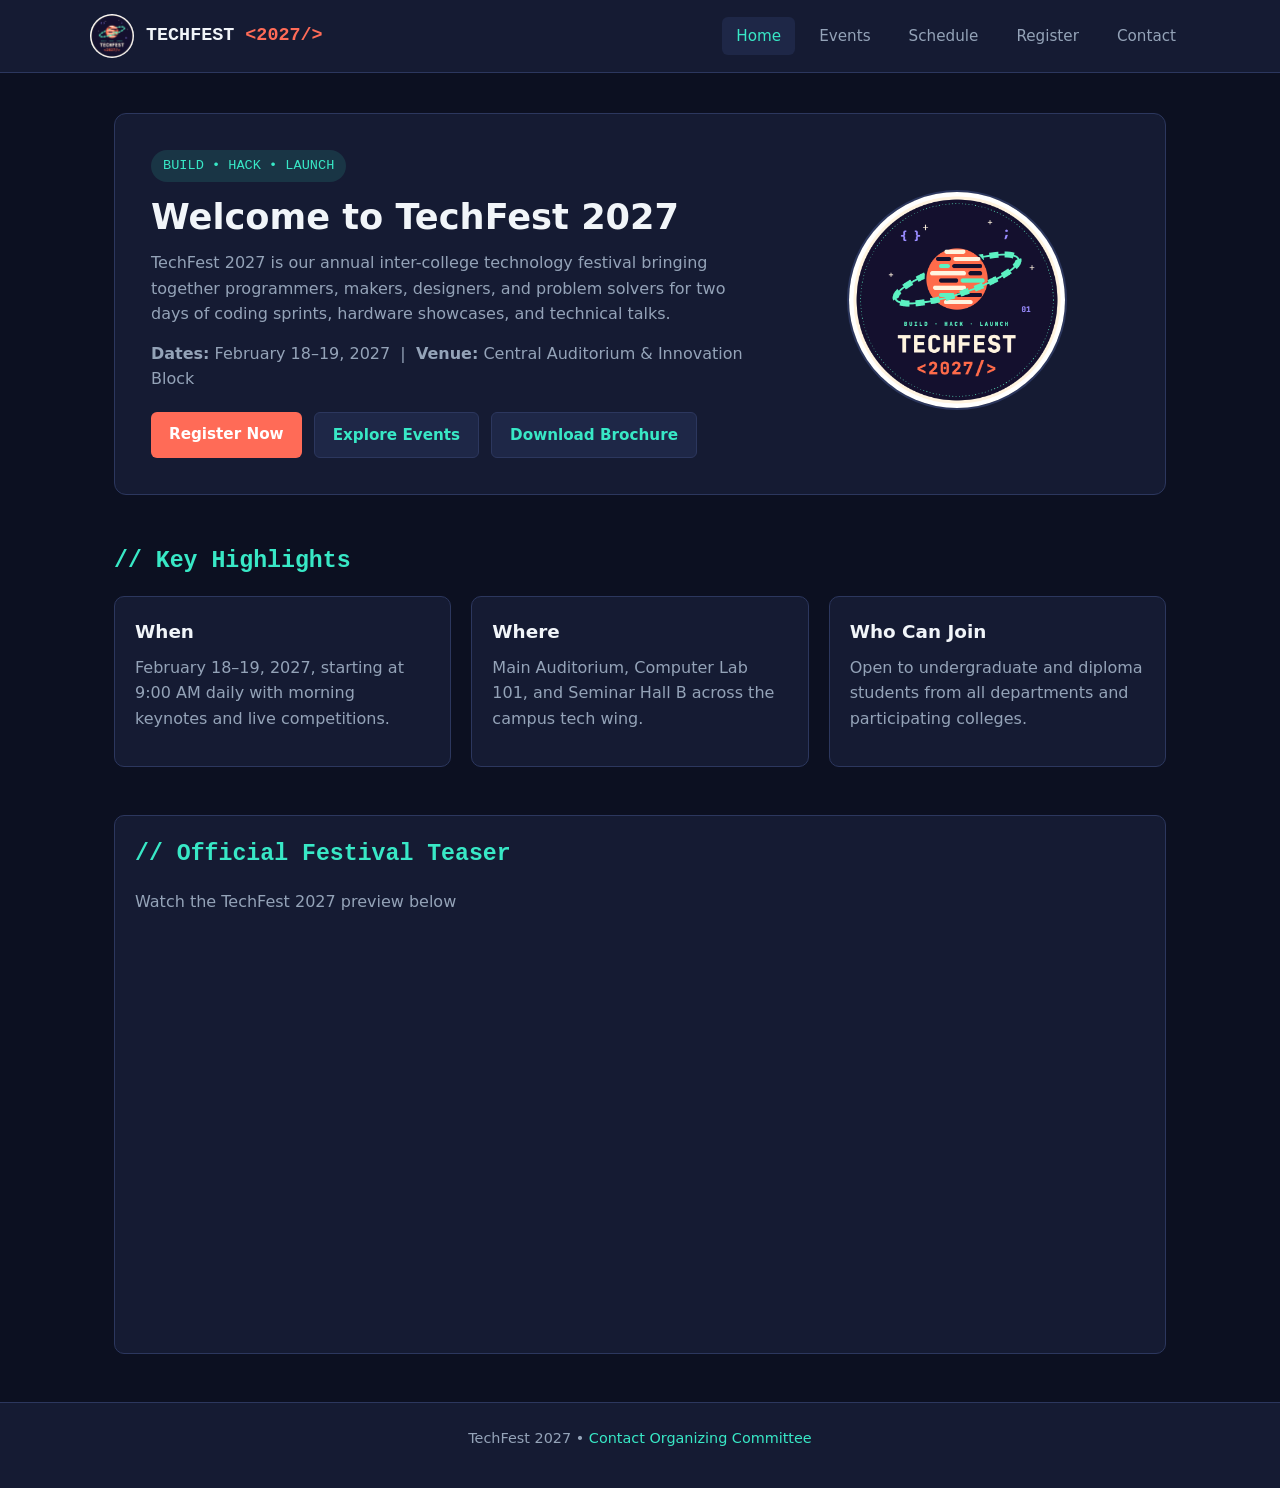
<file: index.HTML>
<!DOCTYPE html>
<html lang="en">
<head>
  <meta charset="UTF-8">
  <meta name="viewport" content="width=device-width, initial-scale=1.0">
  <title>TechFest 2027 | Home</title>
  <link rel="stylesheet" href="index.css">
</head>
<body>
  <header>
    <div class="nav-container">
      <a href="index.html" class="brand">
        <img src="TechFest 2027 logo.png" alt="TechFest 2027 Logo">
        <span class="brand-text">TECHFEST <span><2027/></span></span>
      </a>
      <nav aria-label="Main Navigation">
        <a href="index.html" class="active">Home</a>
        <a href="events.html">Events</a>
        <a href="schedule.html">Schedule</a>
        <a href="register.html">Register</a>
        <a href="contact.html">Contact</a>
      </nav>
    </div>
  </header>

  <main>
    <section class="hero">
      <div class="hero-text">
        <span class="badge">BUILD • HACK • LAUNCH</span>
        <h1>Welcome to TechFest 2027</h1>
        <p>
          TechFest 2027 is our annual inter-college technology festival bringing together programmers,
          makers, designers, and problem solvers for two days of coding sprints, hardware showcases,
          and technical talks.
        </p>
        <p><strong>Dates:</strong> February 18–19, 2027  |  <strong>Venue:</strong> Central Auditorium & Innovation Block</p>
        <div class="btn-group">
          <a href="register.html" class="btn btn-primary">Register Now</a>
          <a href="events.html" class="btn btn-secondary">Explore Events</a>
          <a href="TechFest-2027-Brochure.pdf" download class="btn btn-secondary">Download Brochure</a>
        </div>
      </div>

      <div class="hero-logo-box">
        <img src="TechFest 2027 logo.png" alt="TechFest 2027 Official Emblem">
      </div>
    </section>

    <section>
      <h2>// Key Highlights</h2>
      <div class="grid">
        <article class="card">
          <h3>When</h3>
          <p>February 18–19, 2027, starting at 9:00 AM daily with morning keynotes and live competitions.</p>
        </article>
        <article class="card">
          <h3>Where</h3>
          <p>Main Auditorium, Computer Lab 101, and Seminar Hall B across the campus tech wing.</p>
        </article>
        <article class="card">
          <h3>Who Can Join</h3>
          <p>Open to undergraduate and diploma students from all departments and participating colleges.</p>
        </article>
      </div>
    </section>

    <section class="media-box">
      <h2>// Official Festival Teaser</h2>
      <p>Watch the TechFest 2027 preview below</p>
      <iframe
        class="video-frame"
        src="https://www.youtube.com/embed/Mv0YNWCrhVQ"
        title="TechFest 2027 Official Teaser"
        allowfullscreen>
      </iframe>
    </section>
  </main>

  <footer>
    <p>TechFest 2027 • <a href="contact.html">Contact Organizing Committee</a></p>
  </footer>
</body>
</html>
</file>
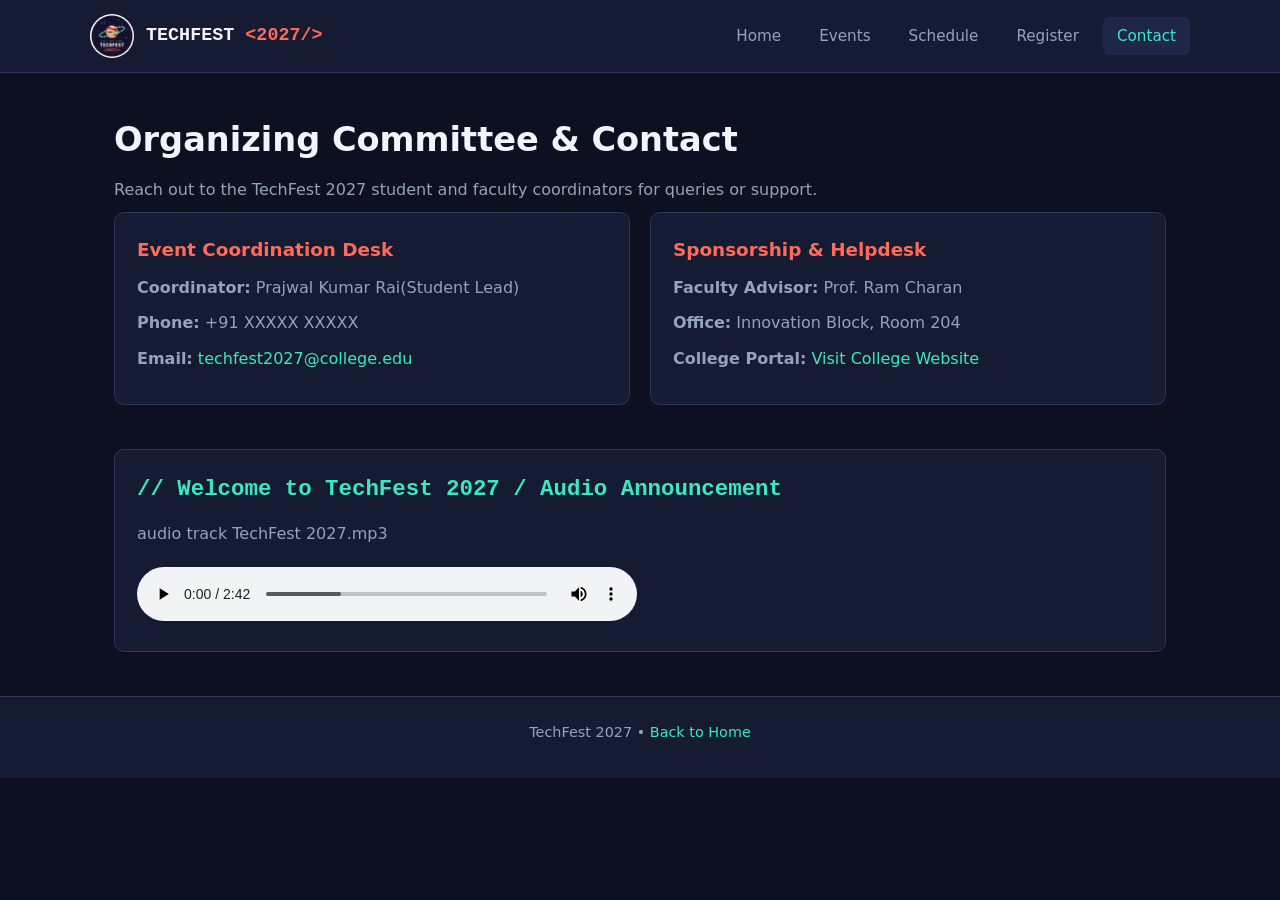
<file: contact.HTML>
<!DOCTYPE html>
<html lang="en">
<head>
  <meta charset="UTF-8">
  <meta name="viewport" content="width=device-width, initial-scale=1.0">
  <title>TechFest 2027 | Contact</title>
  <link rel="stylesheet" href="contact.css">
</head>
<body>
  <header>
    <div class="nav-container">
      <a href="index.html" class="brand">
        <img src="TechFest 2027 logo.png" alt="TechFest 2027 Logo">
        <span class="brand-text">TECHFEST <span><2027/></span>
      </a>
      <nav aria-label="Main Navigation">
        <a href="index.html">Home</a>
        <a href="events.html">Events</a>
        <a href="schedule.html">Schedule</a>
        <a href="register.html">Register</a>
        <a href="contact.html" class="active">Contact</a>
      </nav>
    </div>
  </header>

  <main>
    <section>
      <h1>Organizing Committee & Contact</h1>
      <p>Reach out to the TechFest 2027 student and faculty coordinators for queries or support.</p>

      <div class="grid">
        <article class="card">
          <h3>Event Coordination Desk</h3>
          <p><strong>Coordinator:</strong> Prajwal Kumar Rai(Student Lead)</p>
          <p><strong>Phone:</strong> +91 XXXXX XXXXX</p>
          <p><strong>Email:</strong> <a href="mailto:techfest2027@college.edu">techfest2027@college.edu</a></p>
        </article>

        <article class="card">
          <h3>Sponsorship & Helpdesk</h3>
          <p><strong>Faculty Advisor:</strong> Prof. Ram Charan</p>
          <p><strong>Office:</strong> Innovation Block, Room 204</p>
          <p><strong>College Portal:</strong> <a href="https://example.edu" target="_blank" rel="noopener">Visit College Website</a></p>
        </article>
      </div>
    </section>

    <section class="media-box">
      <h2>// Welcome to TechFest 2027 / Audio Announcement</h2>
      <p>audio track TechFest 2027.mp3</p>
      <audio controls>
        <source src="TechFest 2027.mp3" type="audio/mpeg">
      </audio>
    </section>
  </main>

  <footer>
    <p>TechFest 2027 • <a href="index.html">Back to Home</a></p>
  </footer>
</body>
</html>
</file>
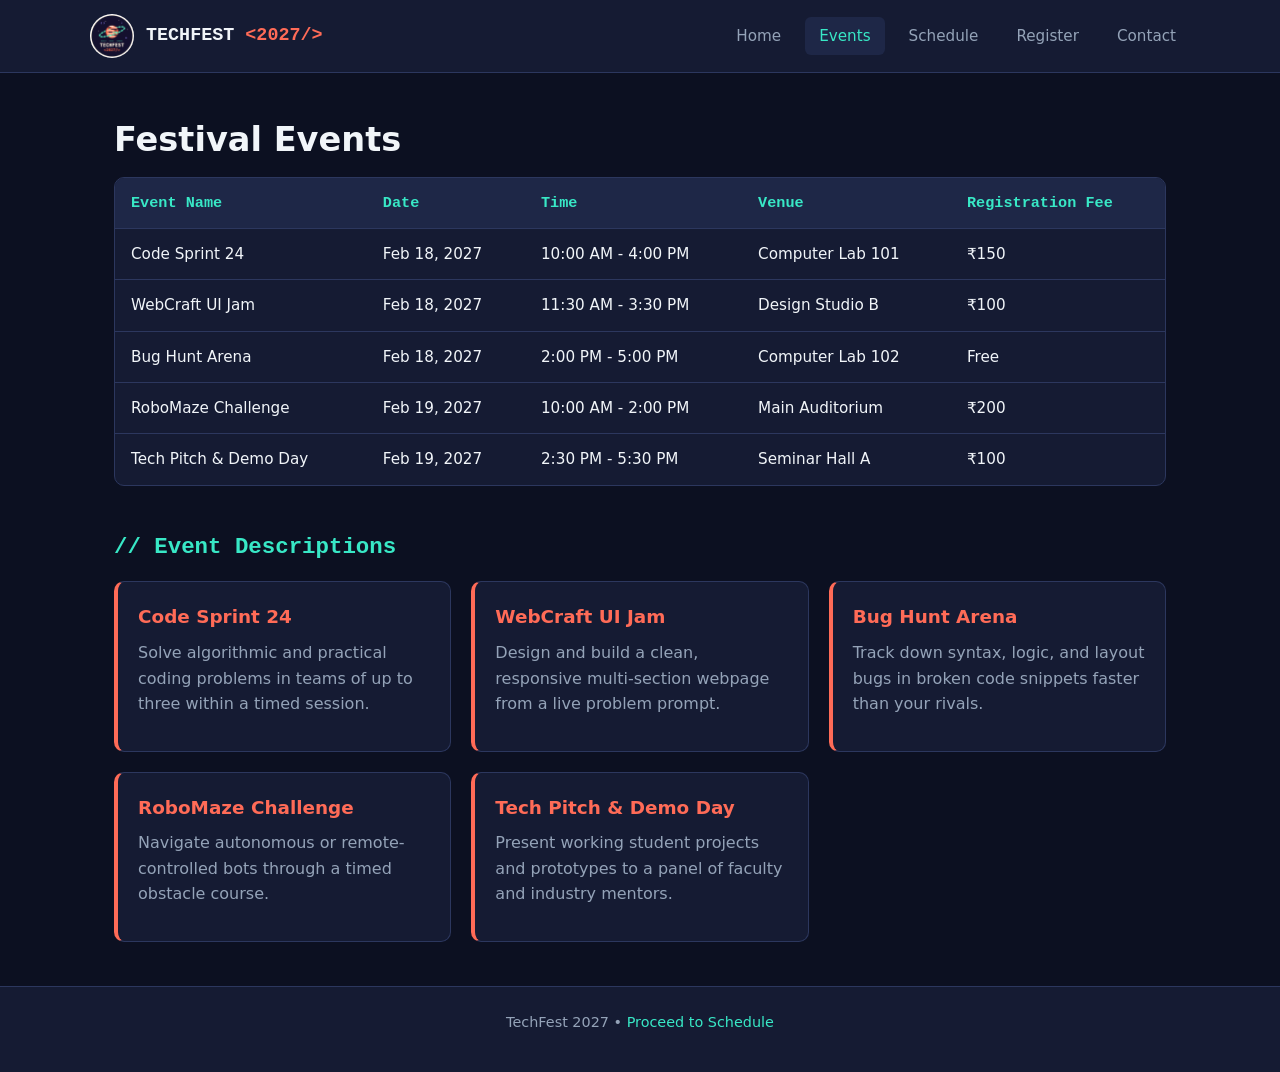
<file: events.HTML>
<!DOCTYPE html>
<html lang="en">
<head>
  <meta charset="UTF-8">
  <meta name="viewport" content="width=device-width, initial-scale=1.0">
  <title>TechFest 2027 | Events</title>
  <link rel="stylesheet" href="events.css">
</head>
<body>
  <header>
    <div class="nav-container">
      <a href="index.html" class="brand">
        <img src="TechFest 2027 logo.png" alt="TechFest 2027 Logo">
        <span class="brand-text">TECHFEST <span><2027/></span></span>
      </a>
      <nav aria-label="Main Navigation">
        <a href="index.html">Home</a>
        <a href="events.html" class="active">Events</a>
        <a href="schedule.html">Schedule</a>
        <a href="register.html">Register</a>
        <a href="contact.html">Contact</a>
      </nav>
    </div>
  </header>

  <main>
    <section>
      <h1>Festival Events</h1>
      <div class="table-wrap">
        <table>
          <thead>
            <tr>
              <th>Event Name</th>
              <th>Date</th>
              <th>Time</th>
              <th>Venue</th>
              <th>Registration Fee</th>
            </tr>
          </thead>
          <tbody>
            <tr>
              <td>Code Sprint 24</td>
              <td>Feb 18, 2027</td>
              <td>10:00 AM - 4:00 PM</td>
              <td>Computer Lab 101</td>
              <td>₹150</td>
            </tr>
            <tr>
              <td>WebCraft UI Jam</td>
              <td>Feb 18, 2027</td>
              <td>11:30 AM - 3:30 PM</td>
              <td>Design Studio B</td>
              <td>₹100</td>
            </tr>
            <tr>
              <td>Bug Hunt Arena</td>
              <td>Feb 18, 2027</td>
              <td>2:00 PM - 5:00 PM</td>
              <td>Computer Lab 102</td>
              <td>Free</td>
            </tr>
            <tr>
              <td>RoboMaze Challenge</td>
              <td>Feb 19, 2027</td>
              <td>10:00 AM - 2:00 PM</td>
              <td>Main Auditorium</td>
              <td>₹200</td>
            </tr>
            <tr>
              <td>Tech Pitch & Demo Day</td>
              <td>Feb 19, 2027</td>
              <td>2:30 PM - 5:30 PM</td>
              <td>Seminar Hall A</td>
              <td>₹100</td>
            </tr>
          </tbody>
        </table>
      </div>
    </section>

    <section>
      <h2>// Event Descriptions</h2>
      <div class="grid">
        <article class="card">
          <h3>Code Sprint 24</h3>
          <p>Solve algorithmic and practical coding problems in teams of up to three within a timed session.</p>
        </article>
        <article class="card">
          <h3>WebCraft UI Jam</h3>
          <p>Design and build a clean, responsive multi-section webpage from a live problem prompt.</p>
        </article>
        <article class="card">
          <h3>Bug Hunt Arena</h3>
          <p>Track down syntax, logic, and layout bugs in broken code snippets faster than your rivals.</p>
        </article>
        <article class="card">
          <h3>RoboMaze Challenge</h3>
          <p>Navigate autonomous or remote-controlled bots through a timed obstacle course.</p>
        </article>
        <article class="card">
          <h3>Tech Pitch & Demo Day</h3>
          <p>Present working student projects and prototypes to a panel of faculty and industry mentors.</p>
        </article>
      </div>
    </section>
  </main>

  <footer>
    <p>TechFest 2027 • <a href="schedule.HTML">Proceed to Schedule</a></p>
  </footer>
</body>
</html>
</file>
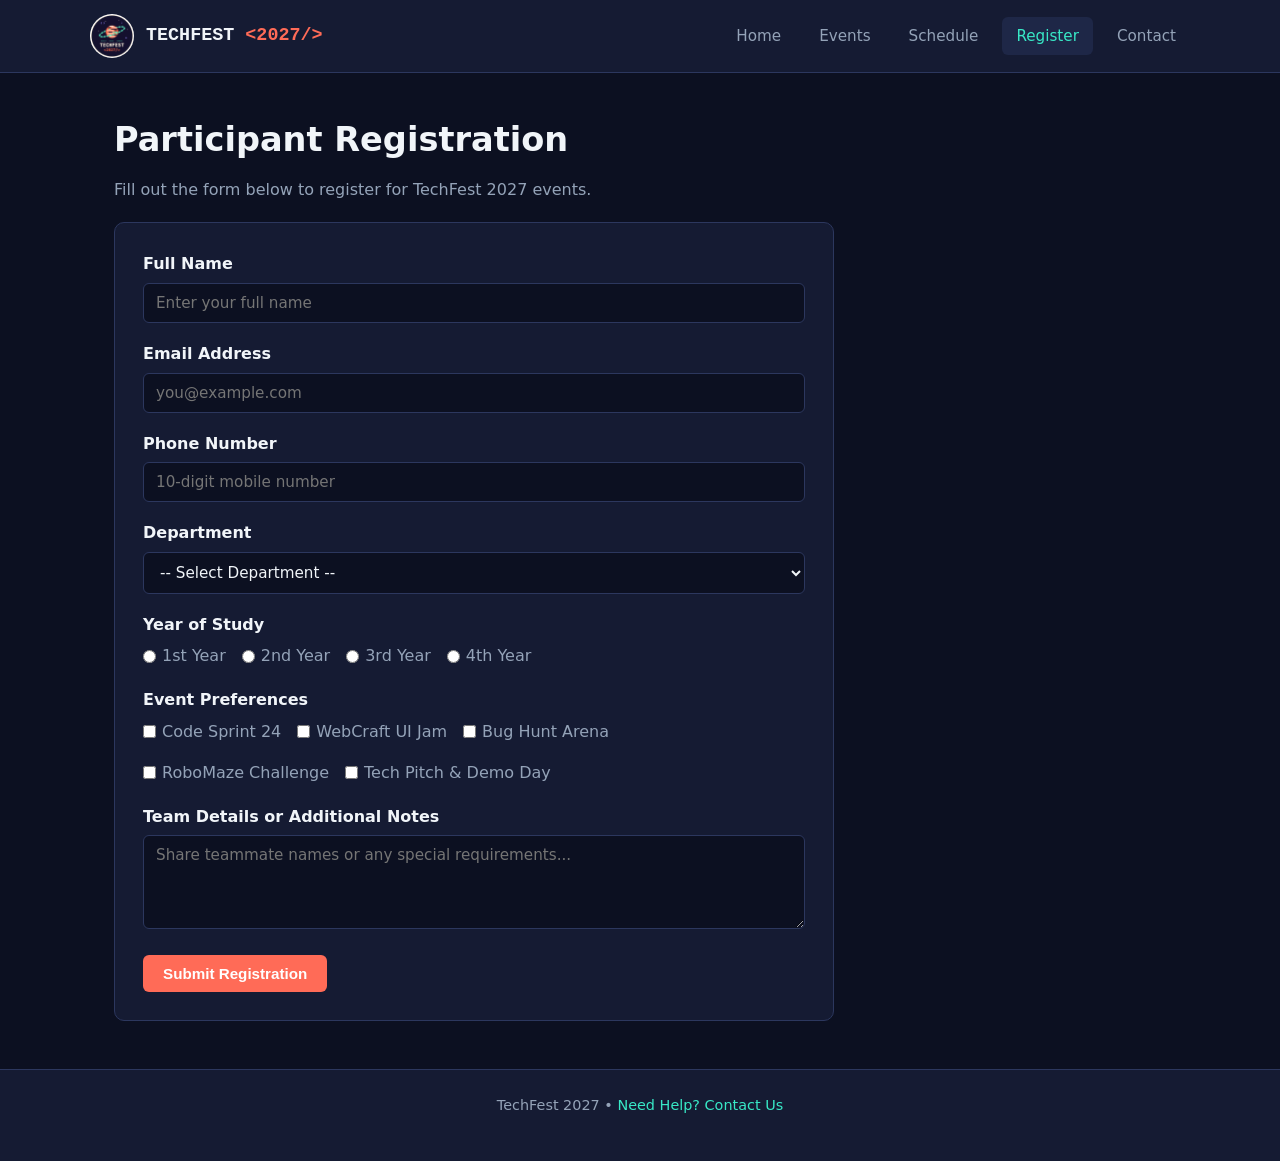
<file: register.HTML>
<!DOCTYPE html>
<html lang="en">
<head>
  <meta charset="UTF-8">
  <meta name="viewport" content="width=device-width, initial-scale=1.0">
  <title>TechFest 2027 | Register</title>
  <link rel="stylesheet" href="register.css">
</head>
<body>
  <header>
    <div class="nav-container">
      <a href="index.html" class="brand">
        <img src="TechFest 2027 logo.png" alt="TechFest 2027 Logo">
        <span class="brand-text">TECHFEST <span><2027/></span></span>
      </a>
      <nav aria-label="Main Navigation">
        <a href="index.html">Home</a>
        <a href="events.html">Events</a>
        <a href="schedule.html">Schedule</a>
        <a href="register.html" class="active">Register</a>
        <a href="contact.html">Contact</a>
      </nav>
    </div>
  </header>

  <main>
    <section>
      <h1>Participant Registration</h1>
      <p>Fill out the form below to register for TechFest 2027 events.</p>

      <form action="#" method="post">
        <div class="form-group">
          <label class="field-label" for="fullname">Full Name</label>
          <input type="text" id="fullname" name="fullname" placeholder="Enter your full name" required>
        </div>

        <div class="form-group">
          <label class="field-label" for="email">Email Address</label>
          <input type="email" id="email" name="email" placeholder="you@example.com" required>
        </div>

        <div class="form-group">
          <label class="field-label" for="phone">Phone Number</label>
          <input type="tel" id="phone" name="phone" placeholder="10-digit mobile number" required>
        </div>

        <div class="form-group">
          <label class="field-label" for="department">Department</label>
          <select id="department" name="department" required>
            <option value="">-- Select Department --</option>
            <option value="cse">Computer Science & Engineering</option>
            <option value="aiml">AI & Machine Learning</option>
            <option value="ece">Electronics & Communication</option>
            <option value="me">Mechanical Engineering</option>
            <option value="other">Other</option>
          </select>
        </div>

        <div class="form-group">
          <span class="field-label">Year of Study</span>
          <div class="option-list">
            <label><input type="radio" name="year" value="1st" required> 1st Year</label>
            <label><input type="radio" name="year" value="2nd"> 2nd Year</label>
            <label><input type="radio" name="year" value="3rd"> 3rd Year</label>
            <label><input type="radio" name="year" value="4th"> 4th Year</label>
          </div>
        </div>

        <div class="form-group">
          <span class="field-label">Event Preferences</span>
          <div class="option-list">
            <label><input type="checkbox" name="events" value="code-sprint"> Code Sprint 24</label>
            <label><input type="checkbox" name="events" value="webcraft"> WebCraft UI Jam</label>
            <label><input type="checkbox" name="events" value="bug-hunt"> Bug Hunt Arena</label>
            <label><input type="checkbox" name="events" value="robomaze"> RoboMaze Challenge</label>
            <label><input type="checkbox" name="events" value="tech-pitch"> Tech Pitch & Demo Day</label>
          </div>
        </div>

        <div class="form-group">
          <label class="field-label" for="notes">Team Details or Additional Notes</label>
          <textarea id="notes" name="notes" rows="4" placeholder="Share teammate names or any special requirements..."></textarea>
        </div>

        <button type="submit" class="btn btn-primary">Submit Registration</button>
      </form>
    </section>
  </main>

  <footer>
    <p>TechFest 2027 • <a href="contact.html">Need Help? Contact Us</a></p>
  </footer>
</body>
</html>
</file>
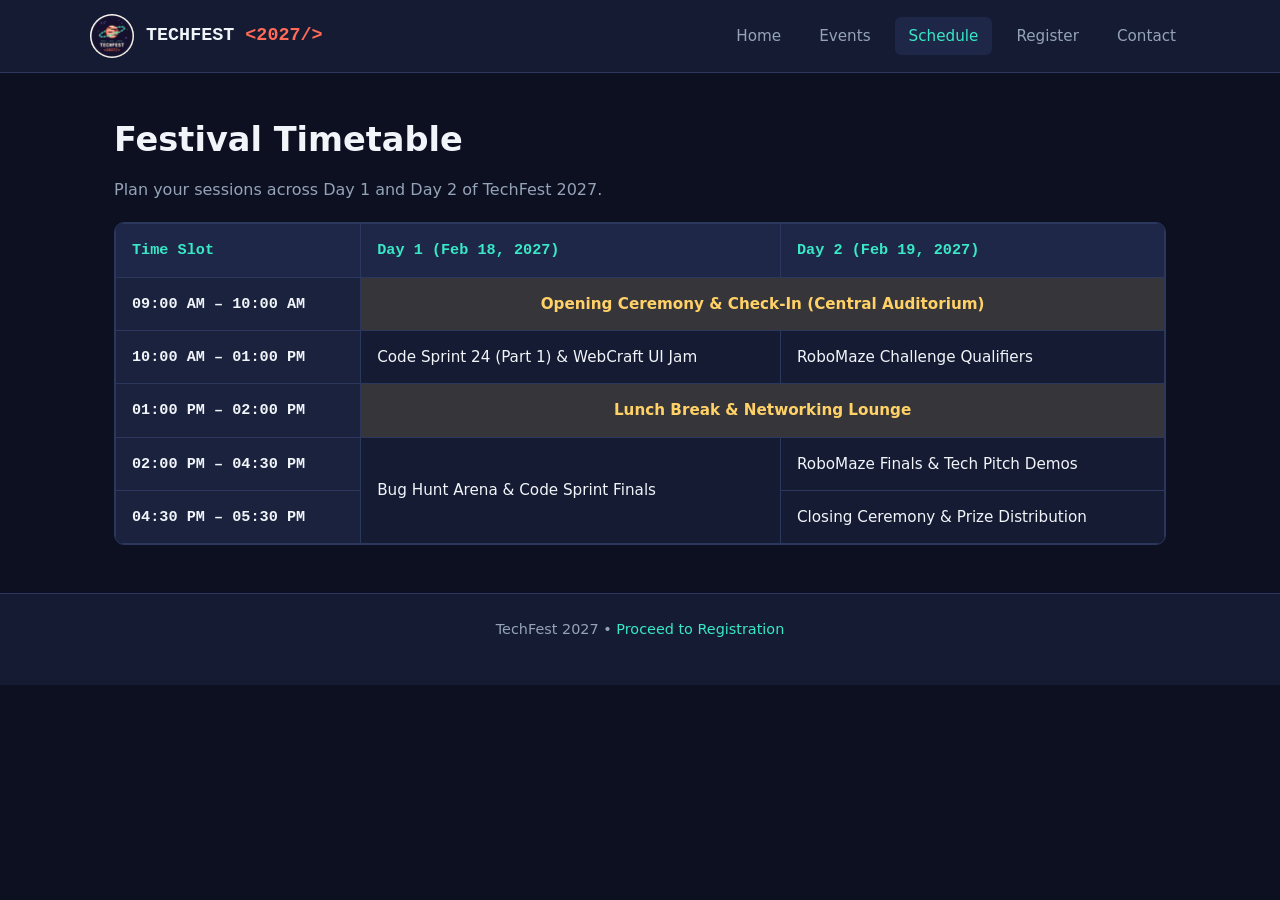
<file: schedule.HTML>
<!DOCTYPE html>
<html lang="en">
<head>
  <meta charset="UTF-8">
  <meta name="viewport" content="width=device-width, initial-scale=1.0">
  <title>TechFest 2027 | Schedule</title>
  <link rel="stylesheet" href="schedule.css">
</head>
<body>
  <header>
    <div class="nav-container">
      <a href="index.html" class="brand">
        <img src="TechFest 2027 logo.png" alt="TechFest 2027 Logo">
        <span class="brand-text">TECHFEST <span><2027/></span></span>
      </a>
      <nav aria-label="Main Navigation">
        <a href="index.html">Home</a>
        <a href="events.html">Events</a>
        <a href="schedule.html" class="active">Schedule</a>
        <a href="register.html">Register</a>
        <a href="contact.html">Contact</a>
      </nav>
    </div>
  </header>

  <main>
    <section>
      <h1>Festival Timetable</h1>
      <p>Plan your sessions across Day 1 and Day 2 of TechFest 2027.</p>

      <div class="table-wrap">
        <table>
          <thead>
            <tr>
              <th>Time Slot</th>
              <th>Day 1 (Feb 18, 2027)</th>
              <th>Day 2 (Feb 19, 2027)</th>
            </tr>
          </thead>
          <tbody>
            <tr>
              <th>09:00 AM – 10:00 AM</th>
              <td colspan="2" class="break-cell">Opening Ceremony & Check-In (Central Auditorium)</td>
            </tr>
            <tr>
              <th>10:00 AM – 01:00 PM</th>
              <td>Code Sprint 24 (Part 1) & WebCraft UI Jam</td>
              <td>RoboMaze Challenge Qualifiers</td>
            </tr>
            <tr>
              <th>01:00 PM – 02:00 PM</th>
              <td colspan="2" class="break-cell">Lunch Break & Networking Lounge</td>
            </tr>
            <tr>
              <th>02:00 PM – 04:30 PM</th>
              <td rowspan="2">Bug Hunt Arena & Code Sprint Finals</td>
              <td>RoboMaze Finals & Tech Pitch Demos</td>
            </tr>
            <tr>
              <th>04:30 PM – 05:30 PM</th>
              <td>Closing Ceremony & Prize Distribution</td>
            </tr>
          </tbody>
        </table>
      </div>
    </section>
  </main>

  <footer>
    <p>TechFest 2027 • <a href="register.html">Proceed to Registration</a></p>
  </footer>
</body>
</html>
</file>
<file: index.css>
:root {
  --bg-main: #0c1021;
  --bg-card: #151b33;
  --bg-elevated: #1e2747;
  --border: #2c375e;
  --text-main: #f1f5f9;
  --text-muted: #94a3b8;
  --coral: #ff6b57;
  --mint: #38e8c6;
  --gold: #ffd166;
}

* {
  margin: 0;
  padding: 0;
  box-sizing: border-box;
}

body {
  background-color: var(--bg-main);
  color: var(--text-main);
  font-family: system-ui, -apple-system, BlinkMacSystemFont, "Segoe UI", Roboto, sans-serif;
  line-height: 1.6;
}

/* Header & Navigation */
header {
  background-color: var(--bg-card);
  border-bottom: 1px solid var(--border);
  padding: 14px 24px;
}

.nav-container {
  max-width: 1100px;
  margin: 0 auto;
  display: flex;
  justify-content: space-between;
  align-items: center;
  flex-wrap: wrap;
  gap: 16px;
}

.brand {
  display: flex;
  align-items: center;
  gap: 12px;
  text-decoration: none;
  color: var(--text-main);
}

.brand img {
  height: 44px;
  width: auto;
  border-radius: 50%;
}

.brand-text {
  font-family: "Courier New", Courier, monospace;
  font-size: 1.15rem;
  font-weight: bold;
}

.brand-text span {
  color: var(--coral);
}

nav {
  display: flex;
  gap: 10px;
  flex-wrap: wrap;
}

nav a {
  color: var(--text-muted);
  text-decoration: none;
  padding: 7px 14px;
  border-radius: 6px;
  font-size: 0.95rem;
  transition: all 0.2s ease;
}

nav a:hover,
nav a.active {
  background-color: var(--bg-elevated);
  color: var(--mint);
}

/* Main Layout */
main {
  max-width: 1100px;
  margin: 40px auto;
  padding: 0 24px;
}

section {
  margin-bottom: 48px;
}

h1 {
  font-size: 2.2rem;
  margin-bottom: 12px;
  line-height: 1.2;
}

h2 {
  font-size: 1.45rem;
  margin-bottom: 16px;
  color: var(--mint);
  font-family: "Courier New", Courier, monospace;
}

h3 {
  font-size: 1.15rem;
  margin-bottom: 8px;
  color: var(--text-main);
}

p {
  color: var(--text-muted);
  margin-bottom: 14px;
}

/* Hero Banner (Home Page) */
.hero {
  background-color: var(--bg-card);
  border: 1px solid var(--border);
  border-radius: 12px;
  padding: 36px;
  display: flex;
  align-items: center;
  justify-content: space-between;
  gap: 32px;
  flex-wrap: wrap;
}

.hero-text {
  flex: 1.4;
  min-width: 280px;
}

.badge {
  display: inline-block;
  font-family: "Courier New", Courier, monospace;
  font-size: 0.85rem;
  color: var(--mint);
  background-color: rgba(56, 232, 198, 0.12);
  padding: 5px 12px;
  border-radius: 20px;
  margin-bottom: 14px;
}

.hero-logo-box {
  flex: 0.8;
  min-width: 220px;
  text-align: center;
}

.hero-logo-box img {
  max-width: 220px;
  width: 100%;
  height: auto;
  border-radius: 50%;
  border: 2px solid var(--border);
}

/* Medium-Sized Buttons */
.btn-group {
  display: flex;
  gap: 12px;
  flex-wrap: wrap;
  margin-top: 20px;
}

.btn {
  display: inline-block;
  padding: 10px 18px;
  font-size: 0.95rem;
  font-weight: 600;
  text-decoration: none;
  border-radius: 6px;
  border: none;
  cursor: pointer;
  transition: all 0.2s ease;
}

.btn-primary {
  background-color: var(--coral);
  color: #ffffff;
}

.btn-primary:hover {
  opacity: 0.9;
}

.btn-secondary {
  background-color: var(--bg-elevated);
  color: var(--mint);
  border: 1px solid var(--border);
}

.btn-secondary:hover {
  border-color: var(--mint);
}

/* Info Grid & Cards */
.grid {
  display: grid;
  grid-template-columns: repeat(auto-fit, minmax(260px, 1fr));
  gap: 20px;
}

.card {
  background-color: var(--bg-card);
  border: 1px solid var(--border);
  border-radius: 10px;
  padding: 20px;
}

/* Tables */
.table-wrap {
  overflow-x: auto;
  background-color: var(--bg-card);
  border: 1px solid var(--border);
  border-radius: 10px;
}

table {
  width: 100%;
  border-collapse: collapse;
  text-align: left;
}

th, td {
  padding: 13px 16px;
  border-bottom: 1px solid var(--border);
  font-size: 0.95rem;
}

th {
  background-color: var(--bg-elevated);
  color: var(--mint);
  font-family: "Courier New", Courier, monospace;
}

td {
  color: var(--text-main);
}

tr:last-child td {
  border-bottom: none;
}

.break-cell {
  background-color: rgba(255, 209, 102, 0.12);
  color: var(--gold);
  font-weight: 600;
  text-align: center;
}

/* Media Embeds */
.media-box {
  background-color: var(--bg-card);
  border: 1px solid var(--border);
  border-radius: 10px;
  padding: 20px;
}

.video-frame {
  width: 100%;
  max-width: 720px;
  aspect-ratio: 16 / 9;
  border: none;
  border-radius: 8px;
  display: block;
  margin-top: 12px;
}

audio {
  width: 100%;
  max-width: 500px;
  margin-top: 10px;
}

/* Registration Form */
form {
  background-color: var(--bg-card);
  border: 1px solid var(--border);
  border-radius: 10px;
  padding: 28px;
  max-width: 720px;
}

.form-group {
  margin-bottom: 18px;
}

label.field-label {
  display: block;
  margin-bottom: 6px;
  font-weight: 600;
  color: var(--text-main);
}

input[type="text"],
input[type="email"],
input[type="tel"],
select,
textarea {
  width: 100%;
  padding: 10px 12px;
  background-color: var(--bg-main);
  color: var(--text-main);
  border: 1px solid var(--border);
  border-radius: 6px;
  font-size: 0.95rem;
  font-family: inherit;
}

.option-list {
  display: flex;
  flex-wrap: wrap;
  gap: 16px;
  margin-top: 6px;
}

.option-list label {
  display: flex;
  align-items: center;
  gap: 6px;
  color: var(--text-muted);
  cursor: pointer;
}

/* Footer */
footer {
  background-color: var(--bg-card);
  border-top: 1px solid var(--border);
  text-align: center;
  padding: 24px;
  color: var(--text-muted);
  font-size: 0.9rem;
}

footer a {
  color: var(--mint);
  text-decoration: none;
}
</file>
<file: contact.css>
:root {
  --bg-main: #0c1021;
  --bg-card: #151b33;
  --bg-elevated: #1e2747;
  --border: #2c375e;
  --text-main: #f1f5f9;
  --text-muted: #94a3b8;
  --coral: #ff6b57;
  --mint: #38e8c6;
}

* {
  margin: 0;
  padding: 0;
  box-sizing: border-box;
}

body {
  background-color: var(--bg-main);
  color: var(--text-main);
  font-family: system-ui, -apple-system, BlinkMacSystemFont, "Segoe UI", Roboto, sans-serif;
  line-height: 1.6;
}

/* Header & Navigation */
header {
  background-color: var(--bg-card);
  border-bottom: 1px solid var(--border);
  padding: 14px 24px;
}

.nav-container {
  max-width: 1100px;
  margin: 0 auto;
  display: flex;
  justify-content: space-between;
  align-items: center;
  flex-wrap: wrap;
  gap: 16px;
}

.brand {
  display: flex;
  align-items: center;
  gap: 12px;
  text-decoration: none;
  color: var(--text-main);
}

.brand img {
  height: 44px;
  width: auto;
  border-radius: 50%;
}

.brand-text {
  font-family: "Courier New", Courier, monospace;
  font-size: 1.15rem;
  font-weight: bold;
}

.brand-text span {
  color: var(--coral);
}

nav {
  display: flex;
  gap: 10px;
  flex-wrap: wrap;
}

nav a {
  color: var(--text-muted);
  text-decoration: none;
  padding: 7px 14px;
  border-radius: 6px;
  font-size: 0.95rem;
  transition: all 0.2s ease;
}

nav a:hover,
nav a.active {
  background-color: var(--bg-elevated);
  color: var(--mint);
}

/* Contact Layout */
main {
  max-width: 1100px;
  margin: 40px auto;
  padding: 0 24px;
}

section {
  margin-bottom: 44px;
}

h1 {
  font-size: 2.1rem;
  margin-bottom: 10px;
}

h2 {
  font-size: 1.4rem;
  margin-bottom: 14px;
  color: var(--mint);
  font-family: "Courier New", Courier, monospace;
}

h3 {
  font-size: 1.15rem;
  margin-bottom: 10px;
  color: var(--coral);
}

p {
  color: var(--text-muted);
  margin-bottom: 10px;
}

a {
  color: var(--mint);
  text-decoration: none;
}

a:hover {
  text-decoration: underline;
}

/* Contact Cards & Audio Box */
.grid {
  display: grid;
  grid-template-columns: repeat(auto-fit, minmax(280px, 1fr));
  gap: 20px;
}

.card,
.media-box {
  background-color: var(--bg-card);
  border: 1px solid var(--border);
  border-radius: 10px;
  padding: 22px;
}

audio {
  width: 100%;
  max-width: 500px;
  margin-top: 10px;
}

/* Footer */
footer {
  background-color: var(--bg-card);
  border-top: 1px solid var(--border);
  text-align: center;
  padding: 24px;
  color: var(--text-muted);
  font-size: 0.9rem;
}
</file>
<file: events.css>
:root {
  --bg-main: #0c1021;
  --bg-card: #151b33;
  --bg-elevated: #1e2747;
  --border: #2c375e;
  --text-main: #f1f5f9;
  --text-muted: #94a3b8;
  --coral: #ff6b57;
  --mint: #38e8c6;
}

* {
  margin: 0;
  padding: 0;
  box-sizing: border-box;
}

body {
  background-color: var(--bg-main);
  color: var(--text-main);
  font-family: system-ui, -apple-system, BlinkMacSystemFont, "Segoe UI", Roboto, sans-serif;
  line-height: 1.6;
}

/* Header & Navigation */
header {
  background-color: var(--bg-card);
  border-bottom: 1px solid var(--border);
  padding: 14px 24px;
}

.nav-container {
  max-width: 1100px;
  margin: 0 auto;
  display: flex;
  justify-content: space-between;
  align-items: center;
  flex-wrap: wrap;
  gap: 16px;
}

.brand {
  display: flex;
  align-items: center;
  gap: 12px;
  text-decoration: none;
  color: var(--text-main);
}

.brand img {
  height: 44px;
  width: auto;
  border-radius: 50%;
}

.brand-text {
  font-family: "Courier New", Courier, monospace;
  font-size: 1.15rem;
  font-weight: bold;
}

.brand-text span {
  color: var(--coral);
}

nav {
  display: flex;
  gap: 10px;
  flex-wrap: wrap;
}

nav a {
  color: var(--text-muted);
  text-decoration: none;
  padding: 7px 14px;
  border-radius: 6px;
  font-size: 0.95rem;
  transition: all 0.2s ease;
}

nav a:hover,
nav a.active {
  background-color: var(--bg-elevated);
  color: var(--mint);
}

/* Events Layout */
main {
  max-width: 1100px;
  margin: 40px auto;
  padding: 0 24px;
}

section {
  margin-bottom: 44px;
}

h1 {
  font-size: 2.1rem;
  margin-bottom: 10px;
}

h2 {
  font-size: 1.4rem;
  margin-bottom: 16px;
  color: var(--mint);
  font-family: "Courier New", Courier, monospace;
}

h3 {
  font-size: 1.15rem;
  margin-bottom: 8px;
  color: var(--coral);
}

p {
  color: var(--text-muted);
  margin-bottom: 14px;
}

/* Events Table */
.table-wrap {
  overflow-x: auto;
  background-color: var(--bg-card);
  border: 1px solid var(--border);
  border-radius: 10px;
}

table {
  width: 100%;
  border-collapse: collapse;
  text-align: left;
}

th,
td {
  padding: 13px 16px;
  border-bottom: 1px solid var(--border);
  font-size: 0.95rem;
}

th {
  background-color: var(--bg-elevated);
  color: var(--mint);
  font-family: "Courier New", Courier, monospace;
}

tbody tr:hover {
  background-color: rgba(30, 39, 71, 0.55);
}

tr:last-child td {
  border-bottom: none;
}

/* Event Description Cards */
.grid {
  display: grid;
  grid-template-columns: repeat(auto-fit, minmax(260px, 1fr));
  gap: 20px;
}

.card {
  background-color: var(--bg-card);
  border: 1px solid var(--border);
  border-left: 4px solid var(--coral);
  border-radius: 10px;
  padding: 20px;
}

/* Footer */
footer {
  background-color: var(--bg-card);
  border-top: 1px solid var(--border);
  text-align: center;
  padding: 24px;
  color: var(--text-muted);
  font-size: 0.9rem;
}

footer a {
  color: var(--mint);
  text-decoration: none;
}
</file>
<file: register.css>
:root {
  --bg-main: #0c1021;
  --bg-card: #151b33;
  --bg-elevated: #1e2747;
  --border: #2c375e;
  --text-main: #f1f5f9;
  --text-muted: #94a3b8;
  --coral: #ff6b57;
  --mint: #38e8c6;
}

* {
  margin: 0;
  padding: 0;
  box-sizing: border-box;
}

body {
  background-color: var(--bg-main);
  color: var(--text-main);
  font-family: system-ui, -apple-system, BlinkMacSystemFont, "Segoe UI", Roboto, sans-serif;
  line-height: 1.6;
}

/* Header & Navigation */
header {
  background-color: var(--bg-card);
  border-bottom: 1px solid var(--border);
  padding: 14px 24px;
}

.nav-container {
  max-width: 1100px;
  margin: 0 auto;
  display: flex;
  justify-content: space-between;
  align-items: center;
  flex-wrap: wrap;
  gap: 16px;
}

.brand {
  display: flex;
  align-items: center;
  gap: 12px;
  text-decoration: none;
  color: var(--text-main);
}

.brand img {
  height: 44px;
  width: auto;
  border-radius: 50%;
}

.brand-text {
  font-family: "Courier New", Courier, monospace;
  font-size: 1.15rem;
  font-weight: bold;
}

.brand-text span {
  color: var(--coral);
}

nav {
  display: flex;
  gap: 10px;
  flex-wrap: wrap;
}

nav a {
  color: var(--text-muted);
  text-decoration: none;
  padding: 7px 14px;
  border-radius: 6px;
  font-size: 0.95rem;
  transition: all 0.2s ease;
}

nav a:hover,
nav a.active {
  background-color: var(--bg-elevated);
  color: var(--mint);
}

/* Registration Layout */
main {
  max-width: 1100px;
  margin: 40px auto;
  padding: 0 24px;
}

h1 {
  font-size: 2.1rem;
  margin-bottom: 10px;
}

p {
  color: var(--text-muted);
  margin-bottom: 20px;
}

/* Form Styles */
form {
  background-color: var(--bg-card);
  border: 1px solid var(--border);
  border-radius: 10px;
  padding: 28px;
  max-width: 720px;
}

.form-group {
  margin-bottom: 18px;
}

.field-label {
  display: block;
  margin-bottom: 6px;
  font-weight: 600;
  color: var(--text-main);
}

input[type="text"],
input[type="email"],
input[type="tel"],
select,
textarea {
  width: 100%;
  padding: 10px 12px;
  background-color: var(--bg-main);
  color: var(--text-main);
  border: 1px solid var(--border);
  border-radius: 6px;
  font-size: 0.95rem;
  font-family: inherit;
}

input:focus,
select:focus,
textarea:focus {
  outline: none;
  border-color: var(--mint);
}

.option-list {
  display: flex;
  flex-wrap: wrap;
  gap: 16px;
  margin-top: 6px;
}

.option-list label {
  display: flex;
  align-items: center;
  gap: 6px;
  color: var(--text-muted);
  cursor: pointer;
}

/* Medium-Sized Submit Button */
.btn {
  display: inline-block;
  padding: 10px 20px;
  font-size: 0.95rem;
  font-weight: 600;
  border-radius: 6px;
  border: none;
  cursor: pointer;
  transition: opacity 0.2s ease;
}

.btn-primary {
  background-color: var(--coral);
  color: #ffffff;
}

.btn-primary:hover {
  opacity: 0.9;
}

/* Footer */
footer {
  background-color: var(--bg-card);
  border-top: 1px solid var(--border);
  text-align: center;
  padding: 24px;
  margin-top: 48px;
  color: var(--text-muted);
  font-size: 0.9rem;
}

footer a {
  color: var(--mint);
  text-decoration: none;
}
</file>
<file: schedule.css>
:root {
  --bg-main: #0c1021;
  --bg-card: #151b33;
  --bg-elevated: #1e2747;
  --border: #2c375e;
  --text-main: #f1f5f9;
  --text-muted: #94a3b8;
  --coral: #ff6b57;
  --mint: #38e8c6;
  --gold: #ffd166;
}

* {
  margin: 0;
  padding: 0;
  box-sizing: border-box;
}

body {
  background-color: var(--bg-main);
  color: var(--text-main);
  font-family: system-ui, -apple-system, BlinkMacSystemFont, "Segoe UI", Roboto, sans-serif;
  line-height: 1.6;
}

/* Header & Navigation */
header {
  background-color: var(--bg-card);
  border-bottom: 1px solid var(--border);
  padding: 14px 24px;
}

.nav-container {
  max-width: 1100px;
  margin: 0 auto;
  display: flex;
  justify-content: space-between;
  align-items: center;
  flex-wrap: wrap;
  gap: 16px;
}

.brand {
  display: flex;
  align-items: center;
  gap: 12px;
  text-decoration: none;
  color: var(--text-main);
}

.brand img {
  height: 44px;
  width: auto;
  border-radius: 50%;
}

.brand-text {
  font-family: "Courier New", Courier, monospace;
  font-size: 1.15rem;
  font-weight: bold;
}

.brand-text span {
  color: var(--coral);
}

nav {
  display: flex;
  gap: 10px;
  flex-wrap: wrap;
}

nav a {
  color: var(--text-muted);
  text-decoration: none;
  padding: 7px 14px;
  border-radius: 6px;
  font-size: 0.95rem;
  transition: all 0.2s ease;
}

nav a:hover,
nav a.active {
  background-color: var(--bg-elevated);
  color: var(--mint);
}

/* Schedule Layout */
main {
  max-width: 1100px;
  margin: 40px auto;
  padding: 0 24px;
}

h1 {
  font-size: 2.1rem;
  margin-bottom: 10px;
}

p {
  color: var(--text-muted);
  margin-bottom: 20px;
}

/* Timetable Styling */
.table-wrap {
  overflow-x: auto;
  background-color: var(--bg-card);
  border: 1px solid var(--border);
  border-radius: 10px;
}

table {
  width: 100%;
  border-collapse: collapse;
  text-align: left;
}

th,
td {
  padding: 14px 16px;
  border: 1px solid var(--border);
  font-size: 0.95rem;
}

thead th {
  background-color: var(--bg-elevated);
  color: var(--mint);
  font-family: "Courier New", Courier, monospace;
}

tbody th {
  background-color: rgba(30, 39, 71, 0.6);
  color: var(--text-main);
  font-family: "Courier New", Courier, monospace;
  white-space: nowrap;
}

.break-cell {
  background-color: rgba(255, 209, 102, 0.14);
  color: var(--gold);
  font-weight: 600;
  text-align: center;
}

/* Footer */
footer {
  background-color: var(--bg-card);
  border-top: 1px solid var(--border);
  text-align: center;
  padding: 24px;
  margin-top: 48px;
  color: var(--text-muted);
  font-size: 0.9rem;
}

footer a {
  color: var(--mint);
  text-decoration: none;
}
</file>
